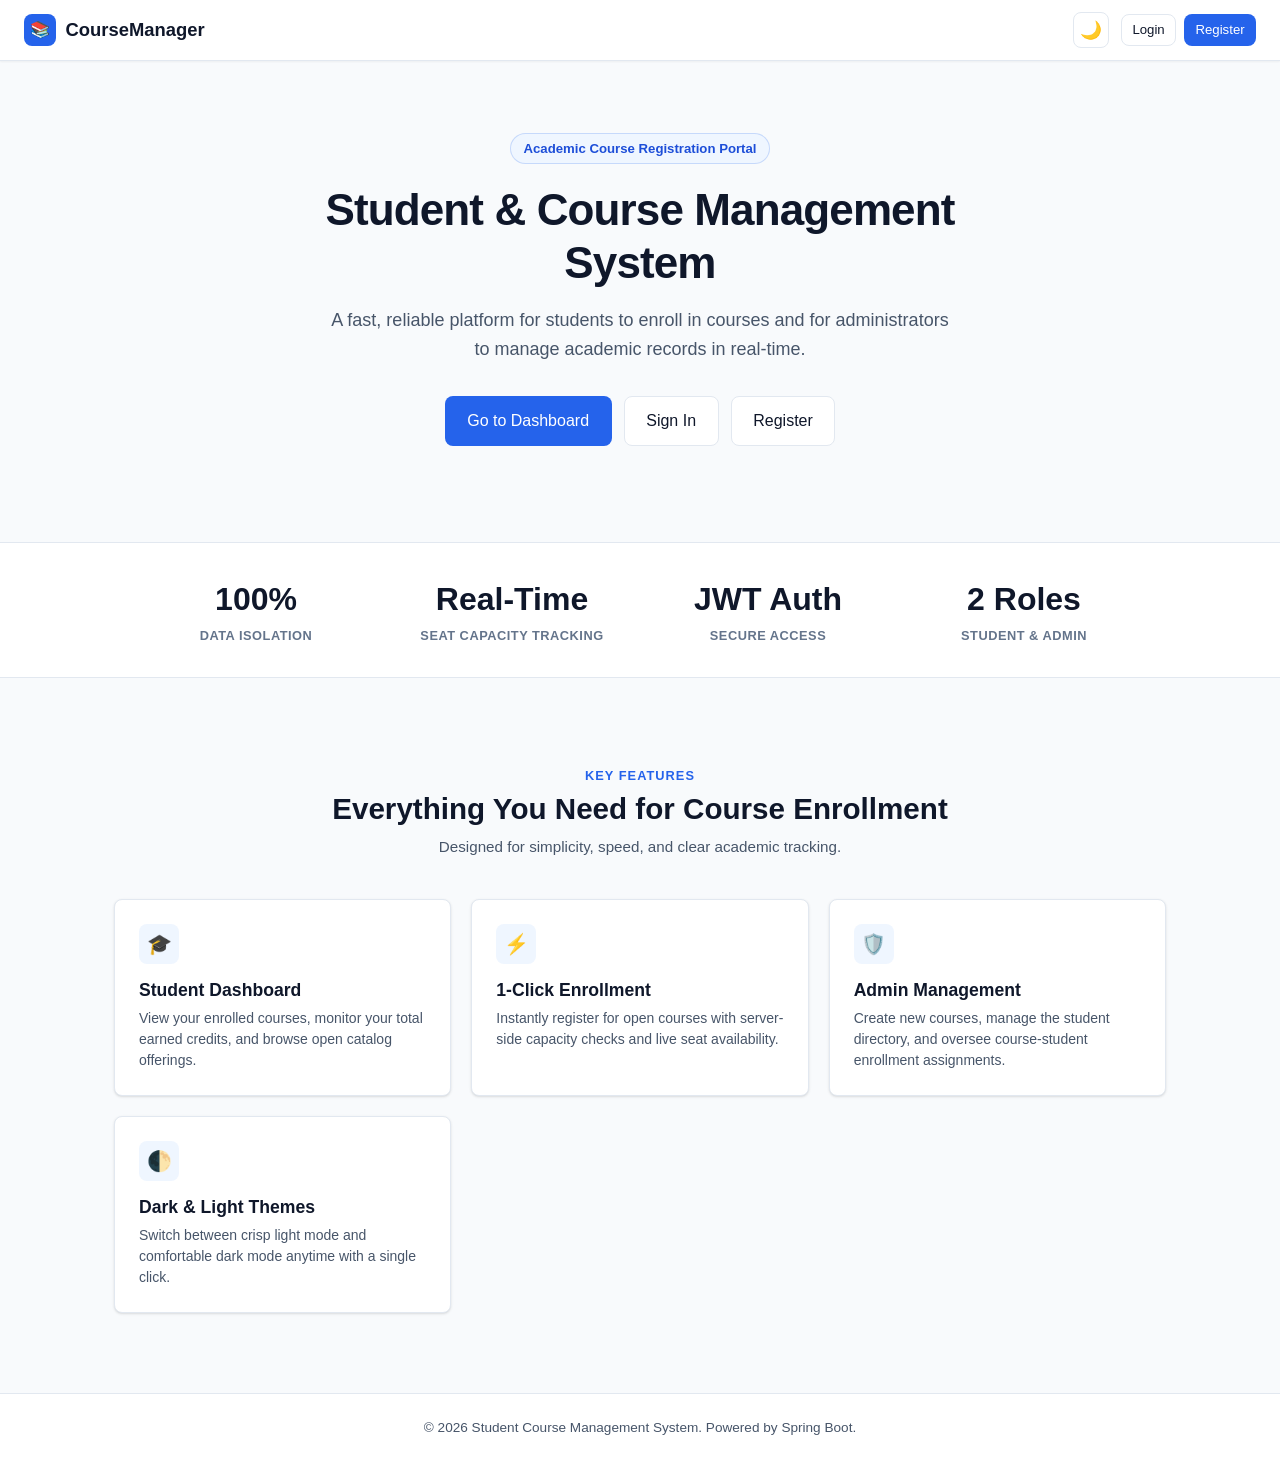
<file: target/classes/static/index.html>
<!DOCTYPE html>
<html lang="en">
<head>
    <meta charset="UTF-8">
    <meta name="viewport" content="width=device-width, initial-scale=1.0">
    <title>Student Course Management System</title>
    <meta name="description" content="A simple, fast, and modern student course management and enrollment system.">
    <link rel="stylesheet" href="css/style.css">
    <link rel="stylesheet" href="css/landing.css">
    <script src="js/common.js"></script>
</head>
<body>

<!-- Navigation Bar -->
<header class="navbar">
    <a href="index.html" class="brand-logo">
        <div class="brand-icon">📚</div>
        <span>CourseManager</span>
    </a>

    <div class="nav-actions">
        <!-- Theme Toggle -->
        <button class="theme-toggle-btn" onclick="toggleTheme()" title="Toggle Dark/Light Mode" aria-label="Toggle theme">
            🌙
        </button>

        <div id="landingNavActions" style="display: flex; gap: 0.5rem; align-items: center;">
            <a href="login.html" class="btn btn-secondary btn-sm">Login</a>
            <a href="register.html" class="btn btn-primary btn-sm">Register</a>
        </div>
    </div>
</header>

<!-- Main Landing Content -->
<main>
    <section class="hero-section">
        <div class="hero-pill">
            Academic Course Registration Portal
        </div>

        <h1 class="hero-title">
            Student & Course Management System
        </h1>

        <p class="hero-desc">
            A fast, reliable platform for students to enroll in courses and for administrators to manage academic records in real-time.
        </p>

        <div class="hero-cta-group">
            <a href="dashboard.html" class="btn btn-primary btn-lg" id="heroPortalBtn">
                Go to Dashboard
            </a>
            <a href="login.html" class="btn btn-secondary btn-lg">
                Sign In
            </a>
            <a href="register.html" class="btn btn-secondary btn-lg">
                Register
            </a>
        </div>
    </section>

    <!-- Stats Ribbon -->
    <div class="stats-ribbon">
        <div class="stats-container">
            <div class="stat-item">
                <div class="stat-item-number">100%</div>
                <div class="stat-item-label">Data Isolation</div>
            </div>
            <div class="stat-item">
                <div class="stat-item-number">Real-Time</div>
                <div class="stat-item-label">Seat Capacity Tracking</div>
            </div>
            <div class="stat-item">
                <div class="stat-item-number">JWT Auth</div>
                <div class="stat-item-label">Secure Access</div>
            </div>
            <div class="stat-item">
                <div class="stat-item-number">2 Roles</div>
                <div class="stat-item-label">Student & Admin</div>
            </div>
        </div>
    </div>

    <!-- Feature Overview -->
    <section class="features-section">
        <div class="section-header">
            <div class="section-tag">Key Features</div>
            <h2 class="section-title">Everything You Need for Course Enrollment</h2>
            <p class="section-subtitle">Designed for simplicity, speed, and clear academic tracking.</p>
        </div>

        <div class="feature-grid">
            <div class="feature-card">
                <div class="feature-icon-box">🎓</div>
                <h3 class="feature-title">Student Dashboard</h3>
                <p class="feature-text">
                    View your enrolled courses, monitor your total earned credits, and browse open catalog offerings.
                </p>
            </div>

            <div class="feature-card">
                <div class="feature-icon-box">⚡</div>
                <h3 class="feature-title">1-Click Enrollment</h3>
                <p class="feature-text">
                    Instantly register for open courses with server-side capacity checks and live seat availability.
                </p>
            </div>

            <div class="feature-card">
                <div class="feature-icon-box">🛡️</div>
                <h3 class="feature-title">Admin Management</h3>
                <p class="feature-text">
                    Create new courses, manage the student directory, and oversee course-student enrollment assignments.
                </p>
            </div>

            <div class="feature-card">
                <div class="feature-icon-box">🌓</div>
                <h3 class="feature-title">Dark & Light Themes</h3>
                <p class="feature-text">
                    Switch between crisp light mode and comfortable dark mode anytime with a single click.
                </p>
            </div>
        </div>
    </section>
</main>

<footer class="footer">
    <p>© 2026 Student Course Management System. Powered by Spring Boot.</p>
</footer>

<script>
    document.addEventListener("DOMContentLoaded", () => {
        initTheme();
        const user = getCurrentUser();
        if (user) {
            const navActions = document.getElementById("landingNavActions");
            const heroBtn = document.getElementById("heroPortalBtn");
            if (navActions) {
                navActions.innerHTML = `
                    <span class="badge ${user.isAdmin ? 'badge-primary' : 'badge-success'}">${escapeHtml(user.username)} (${user.isAdmin ? 'Admin' : 'Student'})</span>
                    <a href="dashboard.html" class="btn btn-primary btn-sm">Dashboard →</a>
                    <button onclick="logout()" class="btn btn-secondary btn-sm">Logout</button>
                `;
            }
            if (heroBtn) {
                heroBtn.innerHTML = `Go to ${user.isAdmin ? 'Admin' : 'Student'} Dashboard →`;
            }
        }
    });
</script>

</body>
</html>
</file>
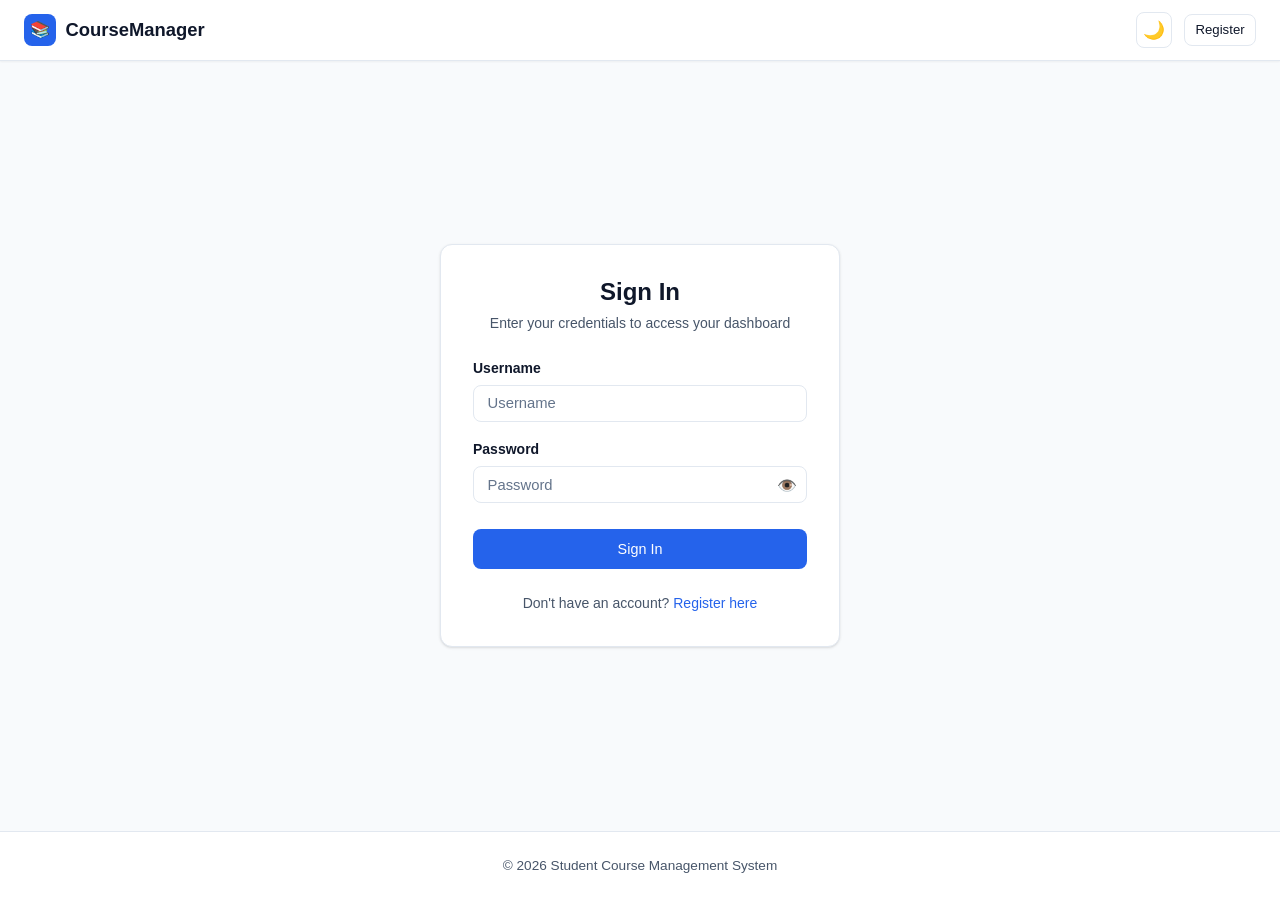
<file: target/classes/static/dashboard.html>
<!DOCTYPE html>
<html lang="en">
<head>
    <meta charset="UTF-8">
    <meta name="viewport" content="width=device-width, initial-scale=1.0">
    <title>Dashboard — Student Course Management</title>
    <link rel="stylesheet" href="css/style.css">
    <link rel="stylesheet" href="css/dashboard.css">
    <script src="js/common.js"></script>
</head>
<body>

<!-- Top Navigation Bar -->
<header class="navbar">
    <div style="display: flex; align-items: center; gap: 0.75rem;">
        <button id="mobileNavToggle" class="mobile-nav-toggle" title="Toggle Navigation">☰</button>
        <a href="index.html" class="brand-logo">
            <div class="brand-icon">📚</div>
            <span>CourseManager</span>
        </a>
    </div>

    <div class="nav-actions">
        <!-- Dark / Light Theme Toggle -->
        <button class="theme-toggle-btn" onclick="toggleTheme()" title="Toggle Dark/Light Mode" aria-label="Toggle theme">
            🌙
        </button>

        <div id="headerRoleBadge" class="badge badge-success">Student</div>

        <div class="user-profile-badge">
            <div class="user-avatar dyn-user-initial">U</div>
            <div class="user-name dyn-user-name">User</div>
        </div>

        <button onclick="logout()" class="btn btn-secondary btn-sm" title="Sign Out">
            Logout
        </button>
    </div>
</header>

<!-- =========================================================================
     STUDENT WORKSPACE
     ========================================================================= -->
<div id="studentWorkspace" style="display: none;">
    <main class="main-viewport">
        <!-- Student Header -->
        <div class="view-header">
            <div class="view-title-group">
                <h1>Welcome, <span class="dyn-user-name">Student</span></h1>
                <p>Manage your course schedule and explore available semester offerings.</p>
            </div>
            <div class="view-actions">
                <button class="btn btn-primary" onclick="switchToCatalogTab()">
                    + Browse Catalog & Enroll
                </button>
            </div>
        </div>

        <!-- Student KPI Row -->
        <div class="kpi-grid">
            <div class="kpi-card emerald">
                <div class="kpi-header">
                    <span class="kpi-title">Enrolled Courses</span>
                    <span class="kpi-icon">📖</span>
                </div>
                <div class="kpi-value" id="studentStatEnrolledCount">0</div>
                <div class="kpi-subtitle">Registered courses</div>
            </div>

            <div class="kpi-card purple">
                <div class="kpi-header">
                    <span class="kpi-title">Total Credits</span>
                    <span class="kpi-icon">🎯</span>
                </div>
                <div class="kpi-value" id="studentStatCredits">0</div>
                <div class="kpi-subtitle">Enrolled credit units</div>
            </div>

            <div class="kpi-card amber">
                <div class="kpi-header">
                    <span class="kpi-title">Available Courses</span>
                    <span class="kpi-icon">📚</span>
                </div>
                <div class="kpi-value" id="studentStatCatalogCount">0</div>
                <div class="kpi-subtitle">Open in catalog</div>
            </div>

            <div class="kpi-card primary">
                <div class="kpi-header">
                    <span class="kpi-title">Academic Status</span>
                    <span class="kpi-icon">✓</span>
                </div>
                <div class="kpi-value" style="font-size: 1.35rem; color: var(--success-text);">Active</div>
                <div class="kpi-subtitle">Good standing</div>
            </div>
        </div>

        <!-- Tab Navigation -->
        <div class="tab-nav">
            <button class="tab-btn student-tab-btn active" data-tab="mycourses" id="tabBtn_mycourses">
                My Enrolled Courses
            </button>
            <button class="tab-btn student-tab-btn" data-tab="catalog" id="tabBtn_catalog">
                Course Catalog & Registration
            </button>
            <button class="tab-btn student-tab-btn" data-tab="profile" id="tabBtn_profile">
                My Student Profile
            </button>
        </div>

        <!-- Tab 1: My Enrolled Courses -->
        <section id="studentTab_mycourses" class="student-view-tab active">
            <div id="studentEnrolledCoursesGrid" class="course-grid">
                <!-- Populated by JS -->
            </div>

            <div id="studentEnrolledEmpty" class="empty-state" style="display: none;">
                <div class="empty-icon">🎒</div>
                <div class="empty-title">No Courses Enrolled Yet</div>
                <p class="empty-desc">
                    You have not registered for any courses yet. Browse the course catalog to enroll.
                </p>
                <button class="btn btn-primary" onclick="switchToCatalogTab()">
                    Browse Course Catalog →
                </button>
            </div>
        </section>

        <!-- Tab 2: Course Catalog & Registration -->
        <section id="studentTab_catalog" class="student-view-tab">
            <div class="table-toolbar" style="border-radius: var(--radius-md); margin-bottom: 1.25rem;">
                <div class="search-input-wrap">
                    <span class="search-icon">🔍</span>
                    <input type="text" id="catalogSearchInput" placeholder="Search catalog by course name or credits...">
                </div>
                <div style="font-size: 0.85rem; color: var(--text-muted);">
                    Select any course below to enroll
                </div>
            </div>

            <div id="studentCatalogGrid" class="course-grid">
                <!-- Populated by JS -->
            </div>
        </section>

        <!-- Tab 3: Student Profile -->
        <section id="studentTab_profile" class="student-view-tab">
            <div class="profile-card">
                <div class="profile-card-header">
                    <div class="profile-avatar-lg dyn-user-initial">U</div>
                    <div>
                        <h2 style="font-size: 1.25rem;" class="dyn-user-name">Student Name</h2>
                        <span class="badge badge-success" style="margin-top: 0.25rem;">Registered Student</span>
                    </div>
                </div>

                <div class="profile-grid">
                    <div class="profile-field">
                        <div class="profile-field-label">Student ID</div>
                        <div class="profile-field-value" id="profileStudentId">#1</div>
                    </div>

                    <div class="profile-field">
                        <div class="profile-field-label">Full Name</div>
                        <div class="profile-field-value" id="profileStudentName">Student</div>
                    </div>

                    <div class="profile-field">
                        <div class="profile-field-label">Email Address</div>
                        <div class="profile-field-value" id="profileStudentEmail">student@example.com</div>
                    </div>

                    <div class="profile-field">
                        <div class="profile-field-label">Role</div>
                        <div class="profile-field-value">STUDENT</div>
                    </div>
                </div>
            </div>
        </section>
    </main>
</div>

<!-- =========================================================================
     ADMINISTRATOR WORKSPACE
     ========================================================================= -->
<div id="adminWorkspace" class="dashboard-layout" style="display: none;">
    <!-- Admin Sidebar -->
    <aside id="adminSidebar" class="sidebar">
        <div class="sidebar-header">
            <div class="sidebar-label">Admin Menu</div>
        </div>

        <ul class="nav-menu">
            <li>
                <button class="nav-item-btn admin-nav-btn active" data-view="overview">
                    <span>📊</span>
                    <span>Dashboard Overview</span>
                </button>
            </li>
            <li>
                <button class="nav-item-btn admin-nav-btn" data-view="courses">
                    <span>📚</span>
                    <span>Courses</span>
                </button>
            </li>
            <li>
                <button class="nav-item-btn admin-nav-btn" data-view="students">
                    <span>👥</span>
                    <span>Students</span>
                </button>
            </li>
            <li>
                <button class="nav-item-btn admin-nav-btn" data-view="enrollments">
                    <span>📑</span>
                    <span>Enrollments</span>
                </button>
            </li>
        </ul>

        <div class="sidebar-footer">
            <div class="user-profile-badge">
                <div class="user-avatar dyn-user-initial">A</div>
                <div style="font-size: 0.825rem; font-weight: 600;" class="dyn-user-name">Admin</div>
            </div>
        </div>
    </aside>

    <!-- Admin Viewport -->
    <main class="main-viewport">
        <!-- View 1: Overview -->
        <section id="adminView_overview" class="admin-view-section active">
            <div class="view-header">
                <div class="view-title-group">
                    <h1>Administrator Dashboard</h1>
                    <p>Overview of courses, student records, and system enrollments.</p>
                </div>
                <div class="view-actions">
                    <button class="btn btn-primary btn-sm" onclick="openModal('addCourseModal')">
                        + Add Course
                    </button>
                    <button class="btn btn-secondary btn-sm" onclick="openModal('addStudentModal')">
                        + Add Student
                    </button>
                </div>
            </div>

            <!-- Admin KPIs -->
            <div class="kpi-grid">
                <div class="kpi-card emerald">
                    <div class="kpi-header">
                        <span class="kpi-title">Total Students</span>
                        <span class="kpi-icon">👥</span>
                    </div>
                    <div class="kpi-value" id="kpiTotalStudents">0</div>
                    <div class="kpi-subtitle">Registered student records</div>
                </div>

                <div class="kpi-card primary">
                    <div class="kpi-header">
                        <span class="kpi-title">Total Courses</span>
                        <span class="kpi-icon">📚</span>
                    </div>
                    <div class="kpi-value" id="kpiTotalCourses">0</div>
                    <div class="kpi-subtitle">Active courses</div>
                </div>

                <div class="kpi-card purple">
                    <div class="kpi-header">
                        <span class="kpi-title">Total Enrollments</span>
                        <span class="kpi-icon">📑</span>
                    </div>
                    <div class="kpi-value" id="kpiTotalEnrollments">0</div>
                    <div class="kpi-subtitle">Course enrollments</div>
                </div>

                <div class="kpi-card amber">
                    <div class="kpi-header">
                        <span class="kpi-title">Total Seat Capacity</span>
                        <span class="kpi-icon">🏛️</span>
                    </div>
                    <div class="kpi-value" id="kpiTotalCapacity">0</div>
                    <div class="kpi-subtitle">Total seats in all courses</div>
                </div>
            </div>

            <!-- Shortcuts -->
            <h3 style="margin: 1.5rem 0 1rem 0; font-size: 1.15rem;">Management Sections</h3>
            <div class="course-grid">
                <div class="course-card" style="cursor: pointer;" onclick="switchAdminView('courses')">
                    <h3 class="course-title">Courses Management</h3>
                    <p style="font-size: 0.875rem; color: var(--text-secondary); margin-bottom: 1rem;">
                        View curriculum, add courses, and monitor seat capacities.
                    </p>
                    <div class="course-card-actions">
                        <button class="btn btn-secondary btn-sm" style="width: 100%;">Open Courses →</button>
                    </div>
                </div>

                <div class="course-card" style="cursor: pointer;" onclick="switchAdminView('students')">
                    <h3 class="course-title">Student Directory</h3>
                    <p style="font-size: 0.875rem; color: var(--text-secondary); margin-bottom: 1rem;">
                        View students, inspect enrolled courses, and add student records.
                    </p>
                    <div class="course-card-actions">
                        <button class="btn btn-secondary btn-sm" style="width: 100%;">Open Students →</button>
                    </div>
                </div>

                <div class="course-card" style="cursor: pointer;" onclick="switchAdminView('enrollments')">
                    <h3 class="course-title">Enrollment Manager</h3>
                    <p style="font-size: 0.875rem; color: var(--text-secondary); margin-bottom: 1rem;">
                        Assign students to courses and oversee registrations.
                    </p>
                    <div class="course-card-actions">
                        <button class="btn btn-secondary btn-sm" style="width: 100%;">Open Enrollments →</button>
                    </div>
                </div>
            </div>
        </section>

        <!-- View 2: Courses Management -->
        <section id="adminView_courses" class="admin-view-section">
            <div class="view-header">
                <div class="view-title-group">
                    <h1>Course Management</h1>
                    <p>Curriculum offerings and capacity settings.</p>
                </div>
                <div class="view-actions">
                    <button class="btn btn-primary btn-sm" onclick="openModal('addCourseModal')">
                        + Add Course
                    </button>
                </div>
            </div>

            <div class="table-container">
                <div class="table-toolbar">
                    <div class="search-input-wrap">
                        <span class="search-icon">🔍</span>
                        <input type="text" id="adminCourseSearch" placeholder="Search courses...">
                    </div>
                </div>

                <table class="data-table">
                    <thead>
                        <tr>
                            <th>ID</th>
                            <th>Course Name</th>
                            <th>Credits</th>
                            <th>Capacity</th>
                            <th>Actions</th>
                        </tr>
                    </thead>
                    <tbody id="adminCoursesTableBody">
                        <!-- Populated via JS -->
                    </tbody>
                </table>
            </div>
        </section>

        <!-- View 3: Student Directory -->
        <section id="adminView_students" class="admin-view-section">
            <div class="view-header">
                <div class="view-title-group">
                    <h1>Student Directory</h1>
                    <p>Manage registered students and view their schedules.</p>
                </div>
                <div class="view-actions">
                    <button class="btn btn-primary btn-sm" onclick="openModal('addStudentModal')">
                        + Add Student
                    </button>
                </div>
            </div>

            <div class="table-container">
                <div class="table-toolbar">
                    <div class="search-input-wrap">
                        <span class="search-icon">🔍</span>
                        <input type="text" id="adminStudentSearch" placeholder="Search students by name or email...">
                    </div>
                </div>

                <table class="data-table">
                    <thead>
                        <tr>
                            <th>ID</th>
                            <th>Name</th>
                            <th>Email Address</th>
                            <th>Enrolled</th>
                            <th>Actions</th>
                        </tr>
                    </thead>
                    <tbody id="adminStudentsTableBody">
                        <!-- Populated via JS -->
                    </tbody>
                </table>
            </div>
        </section>

        <!-- View 4: Enrollment Hub -->
        <section id="adminView_enrollments" class="admin-view-section">
            <div class="view-header">
                <div class="view-title-group">
                    <h1>Enrollment Management</h1>
                    <p>Assign students to courses and view records.</p>
                </div>
                <div class="view-actions">
                    <button class="btn btn-primary btn-sm" onclick="openModal('manualEnrollModal')">
                        + Assign Enrollment
                    </button>
                </div>
            </div>

            <div class="table-container">
                <div class="table-toolbar">
                    <div style="font-weight: 600; font-size: 0.9rem;">Active Enrollments</div>
                    <button class="btn btn-secondary btn-sm" onclick="loadAdminData()">Refresh</button>
                </div>

                <table class="data-table">
                    <thead>
                        <tr>
                            <th>Student</th>
                            <th>Course Name</th>
                            <th>Credits</th>
                            <th>Status</th>
                            <th>Actions</th>
                        </tr>
                    </thead>
                    <tbody id="adminEnrollmentsTableBody">
                        <!-- Populated via JS -->
                    </tbody>
                </table>
            </div>
        </section>
    </main>
</div>

<!-- =========================================================================
     MODALS
     ========================================================================= -->

<!-- Add Course Modal -->
<div id="addCourseModal" class="modal-overlay">
    <div class="modal-card">
        <div class="modal-header">
            <h3 class="modal-title">Add Course</h3>
            <button class="modal-close" onclick="closeModal('addCourseModal')">&times;</button>
        </div>
        <form id="addCourseForm">
            <div class="form-group">
                <label for="newCourseName" class="form-label">Course Name</label>
                <input type="text" id="newCourseName" class="form-control" placeholder="e.g. Introduction to Programming" required>
            </div>
            <div class="form-group">
                <label for="newCourseCredits" class="form-label">Credits</label>
                <input type="number" id="newCourseCredits" class="form-control" placeholder="e.g. 4" min="1" max="12" required>
            </div>
            <div class="form-group">
                <label for="newCourseCapacity" class="form-label">Max Seat Capacity</label>
                <input type="number" id="newCourseCapacity" class="form-control" placeholder="e.g. 30" min="1" max="500" required>
            </div>
            <div class="modal-footer">
                <button type="button" class="btn btn-secondary btn-sm" onclick="closeModal('addCourseModal')">Cancel</button>
                <button type="submit" class="btn btn-primary btn-sm">Save Course</button>
            </div>
        </form>
    </div>
</div>

<!-- Add Student Modal -->
<div id="addStudentModal" class="modal-overlay">
    <div class="modal-card">
        <div class="modal-header">
            <h3 class="modal-title">Add Student</h3>
            <button class="modal-close" onclick="closeModal('addStudentModal')">&times;</button>
        </div>
        <form id="addStudentForm">
            <div class="form-group">
                <label for="newStudentName" class="form-label">Student Name</label>
                <input type="text" id="newStudentName" class="form-control" placeholder="e.g. Alice Smith" required>
            </div>
            <div class="form-group">
                <label for="newStudentUsername" class="form-label">Username</label>
                <input type="text" id="newStudentUsername" class="form-control" placeholder="e.g. alice_smith" minlength="3" maxlength="50" required>
            </div>
            <div class="form-group">
                <label for="newStudentPassword" class="form-label">Login Password</label>
                <input type="password" id="newStudentPassword" class="form-control" placeholder="Minimum 6 characters" minlength="6" maxlength="100" required>
            </div>
            <div class="form-group">
                <label for="newStudentEmail" class="form-label">Email Address</label>
                <input type="email" id="newStudentEmail" class="form-control" placeholder="e.g. alice@example.com" required>
            </div>
            <div class="modal-footer">
                <button type="button" class="btn btn-secondary btn-sm" onclick="closeModal('addStudentModal')">Cancel</button>
                <button type="submit" class="btn btn-primary btn-sm">Save Student</button>
            </div>
        </form>
    </div>
</div>

<!-- Manual Enroll Modal -->
<div id="manualEnrollModal" class="modal-overlay">
    <div class="modal-card">
        <div class="modal-header">
            <h3 class="modal-title">Assign Course Enrollment</h3>
            <button class="modal-close" onclick="closeModal('manualEnrollModal')">&times;</button>
        </div>
        <form id="manualEnrollForm">
            <div class="form-group">
                <label for="enrollStudentSelect" class="form-label">Select Student</label>
                <select id="enrollStudentSelect" class="form-control" required>
                    <option value="">Loading students...</option>
                </select>
            </div>
            <div class="form-group">
                <label for="enrollCourseSelect" class="form-label">Select Course</label>
                <select id="enrollCourseSelect" class="form-control" required>
                    <option value="">Loading courses...</option>
                </select>
            </div>
            <div class="modal-footer">
                <button type="button" class="btn btn-secondary btn-sm" onclick="closeModal('manualEnrollModal')">Cancel</button>
                <button type="submit" class="btn btn-primary btn-sm">Enroll Student</button>
            </div>
        </form>
    </div>
</div>

<!-- Course Details Modal -->
<div id="courseDetailsModal" class="modal-overlay">
    <div class="modal-card">
        <div class="modal-header">
            <h3 class="modal-title" id="modalCourseTitle">Course Details</h3>
            <button class="modal-close" onclick="closeModal('courseDetailsModal')">&times;</button>
        </div>
        <div style="padding: 0.5rem 0;">
            <div class="profile-grid">
                <div class="profile-field">
                    <div class="profile-field-label">Course ID</div>
                    <div class="profile-field-value" id="modalCourseId">#1</div>
                </div>
                <div class="profile-field">
                    <div class="profile-field-label">Credits</div>
                    <div class="profile-field-value" id="modalCourseCredits">4 Credits</div>
                </div>
            </div>
            <div class="profile-field" style="margin-top: 0.75rem;">
                <div class="profile-field-label">Capacity</div>
                <div class="profile-field-value" id="modalCourseCapacity">30 Seats</div>
            </div>
            <p style="margin-top: 1rem; font-size: 0.85rem; color: var(--text-secondary);">
                This course is active and available for student enrollment this semester.
            </p>
        </div>
        <div class="modal-footer">
            <button type="button" class="btn btn-secondary btn-sm" onclick="closeModal('courseDetailsModal')">Close</button>
        </div>
    </div>
</div>

<!-- Inspect Student Enrolled Courses Modal -->
<div id="studentCoursesModal" class="modal-overlay">
    <div class="modal-card" style="max-width: 600px;">
        <div class="modal-header">
            <h3 class="modal-title" id="studentCoursesModalTitle">Enrolled Courses</h3>
            <button class="modal-close" onclick="closeModal('studentCoursesModal')">&times;</button>
        </div>
        <div id="studentCoursesModalList" style="padding: 0.5rem 0; max-height: 55vh; overflow-y: auto;">
            <!-- Populated via JS -->
        </div>
        <div class="modal-footer">
            <button type="button" class="btn btn-secondary btn-sm" onclick="closeModal('studentCoursesModal')">Close</button>
        </div>
    </div>
</div>

<script src="js/dashboard.js"></script>

</body>
</html>
</file>
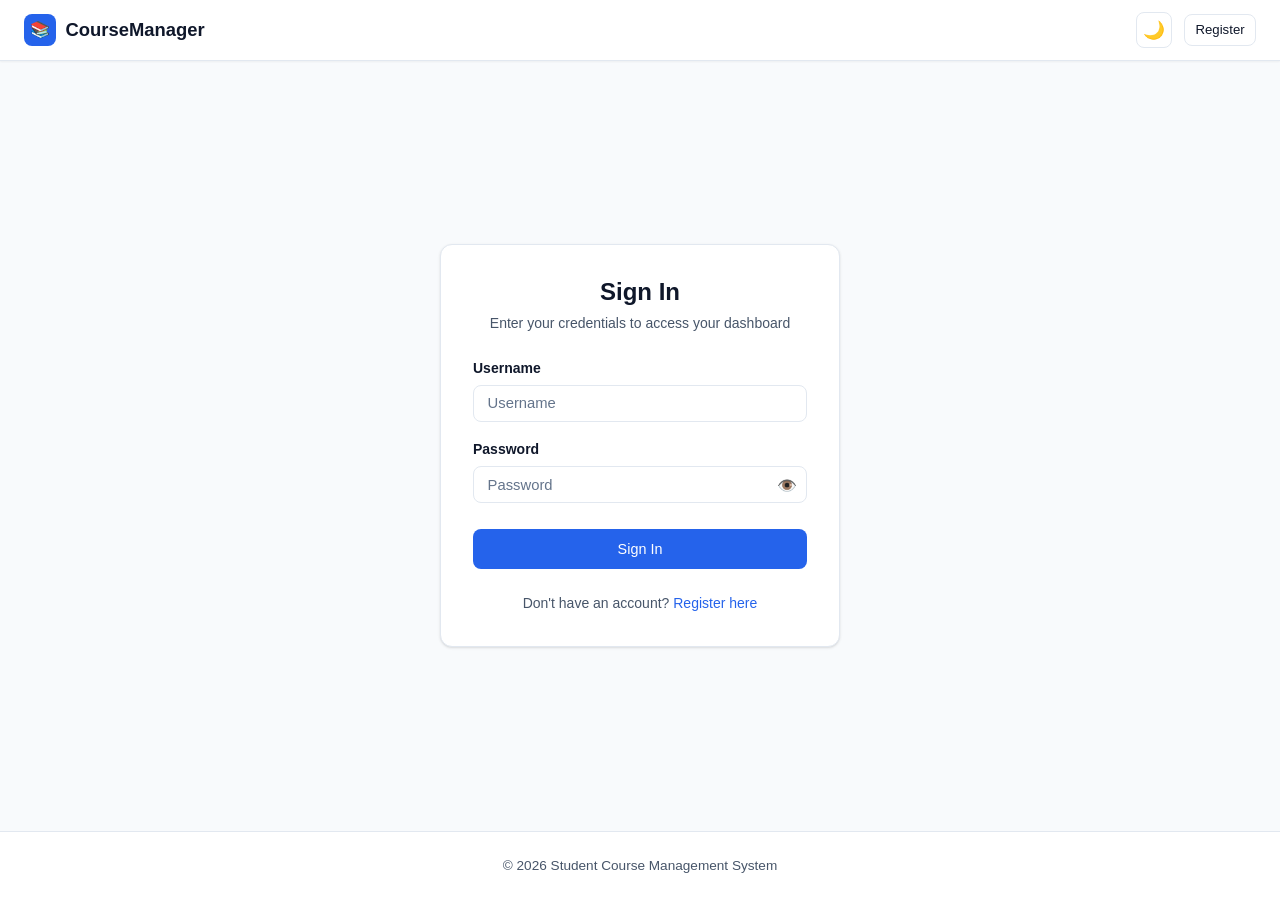
<file: target/classes/static/login.html>
<!DOCTYPE html>
<html lang="en">
<head>
    <meta charset="UTF-8">
    <meta name="viewport" content="width=device-width, initial-scale=1.0">
    <title>Login — Student Course Management</title>
    <link rel="stylesheet" href="css/style.css">
    <script src="js/common.js"></script>
</head>
<body>

<header class="navbar">
    <a href="index.html" class="brand-logo">
        <div class="brand-icon">📚</div>
        <span>CourseManager</span>
    </a>

    <div class="nav-actions">
        <button class="theme-toggle-btn" onclick="toggleTheme()" title="Toggle Dark/Light Mode" aria-label="Toggle theme">
            🌙
        </button>
        <a href="register.html" class="btn btn-secondary btn-sm">Register</a>
    </div>
</header>

<div class="auth-wrapper">
    <div class="auth-card">
        <div class="auth-header">
            <h1 class="auth-title">Sign In</h1>
            <p class="auth-subtitle">Enter your credentials to access your dashboard</p>
        </div>

        <form id="loginForm">
            <div class="form-group">
                <label for="username" class="form-label">Username</label>
                <input
                    type="text"
                    id="username"
                    name="username"
                    class="form-control"
                    placeholder="Username"
                    required
                    autocomplete="username"
                >
            </div>

            <div class="form-group">
                <label for="password" class="form-label">Password</label>
                <div style="position: relative;">
                    <input
                        type="password"
                        id="password"
                        name="password"
                        class="form-control"
                        placeholder="Password"
                        required
                        autocomplete="current-password"
                        style="padding-right: 2.5rem;"
                    >
                    <button
                        type="button"
                        onclick="togglePassword()"
                        style="position: absolute; right: 0.6rem; top: 50%; transform: translateY(-50%); background: none; border: none; cursor: pointer; color: var(--text-muted); font-size: 1rem;"
                        title="Show/Hide Password"
                    >
                        <span id="togglePasswordIcon">👁️</span>
                    </button>
                </div>
            </div>

            <button type="submit" id="loginBtn" class="btn btn-primary" style="width: 100%; margin-top: 0.5rem; padding: 0.7rem;">
                Sign In
            </button>
        </form>

        <div id="message" style="margin-top: 1rem; text-align: center;"></div>

        <div class="auth-footer">
            <p>
                Don't have an account?
                <a href="register.html">Register here</a>
            </p>
        </div>
    </div>
</div>

<footer class="footer">
    <p>© 2026 Student Course Management System</p>
</footer>

<script src="js/login.js"></script>

</body>
</html>
</file>
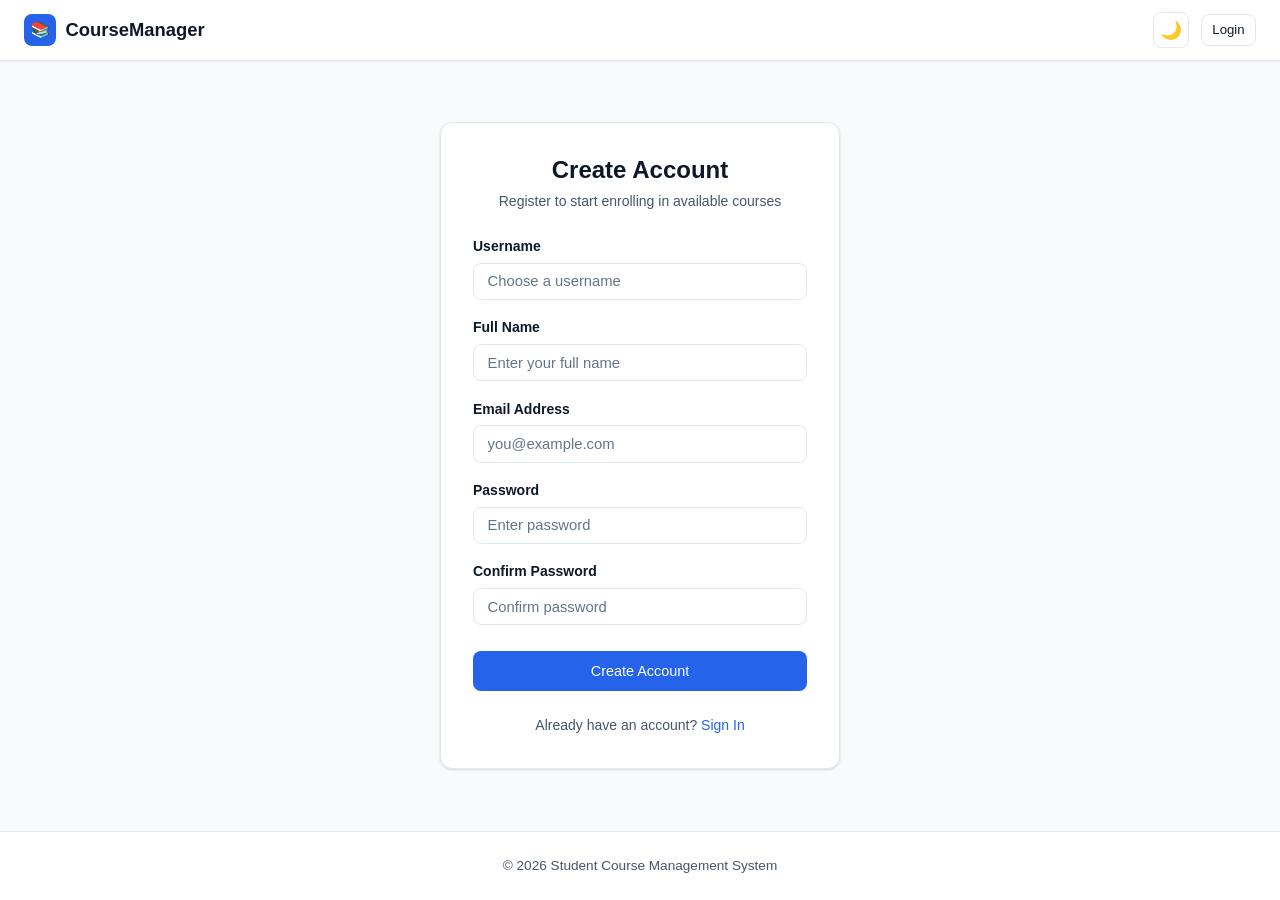
<file: target/classes/static/register.html>
<!DOCTYPE html>
<html lang="en">
<head>
    <meta charset="UTF-8">
    <meta name="viewport" content="width=device-width, initial-scale=1.0">
    <title>Register — Student Course Management</title>
    <link rel="stylesheet" href="css/style.css">
    <script src="js/common.js"></script>
</head>
<body>

<header class="navbar">
    <a href="index.html" class="brand-logo">
        <div class="brand-icon">📚</div>
        <span>CourseManager</span>
    </a>

    <div class="nav-actions">
        <button class="theme-toggle-btn" onclick="toggleTheme()" title="Toggle Dark/Light Mode" aria-label="Toggle theme">
            🌙
        </button>
        <a href="login.html" class="btn btn-secondary btn-sm">Login</a>
    </div>
</header>

<div class="auth-wrapper">
    <div class="auth-card">
        <div class="auth-header">
            <h1 class="auth-title">Create Account</h1>
            <p class="auth-subtitle">Register to start enrolling in available courses</p>
        </div>

        <form id="registerForm">
            <div class="form-group">
                <label for="username" class="form-label">Username</label>
                <input
                    type="text"
                    id="username"
                    name="username"
                    class="form-control"
                    placeholder="Choose a username"
                    required
                    autocomplete="username"
                >
            </div>

            <div class="form-group">
                <label for="name" class="form-label">Full Name</label>
                <input
                    type="text"
                    id="name"
                    name="name"
                    class="form-control"
                    placeholder="Enter your full name"
                    required
                    autocomplete="name"
                >
            </div>

            <div class="form-group">
                <label for="email" class="form-label">Email Address</label>
                <input
                    type="email"
                    id="email"
                    name="email"
                    class="form-control"
                    placeholder="you@example.com"
                    required
                    autocomplete="email"
                >
            </div>

            <div class="form-group">
                <label for="password" class="form-label">Password</label>
                <input
                    type="password"
                    id="password"
                    name="password"
                    class="form-control"
                    placeholder="Enter password"
                    required
                    autocomplete="new-password"
                >
            </div>

            <div class="form-group">
                <label for="confirmPassword" class="form-label">Confirm Password</label>
                <input
                    type="password"
                    id="confirmPassword"
                    name="confirmPassword"
                    class="form-control"
                    placeholder="Confirm password"
                    required
                    autocomplete="new-password"
                >
            </div>

            <button type="submit" id="registerBtn" class="btn btn-primary" style="width: 100%; margin-top: 0.5rem; padding: 0.7rem;">
                Create Account
            </button>
        </form>

        <div id="message" style="margin-top: 1rem; text-align: center;"></div>

        <div class="auth-footer">
            <p>
                Already have an account?
                <a href="login.html">Sign In</a>
            </p>
        </div>
    </div>
</div>

<footer class="footer">
    <p>© 2026 Student Course Management System</p>
</footer>

<script src="js/register.js"></script>

</body>
</html>
</file>
<file: target/classes/static/css/style.css>
/* ==========================================================================
   STUDENT COURSE MANAGEMENT SYSTEM
   Clean, Professional, Human-Crafted CSS Design System
   With Full Light & Dark Theme Support
   ========================================================================== */

/* 1. Theme Variables */
:root {
    /* Light Theme (Default) */
    --bg-body: #f8fafc;
    --bg-surface: #ffffff;
    --bg-surface-subtle: #f1f5f9;
    --bg-navbar: #ffffff;
    --border-color: #e2e8f0;
    --border-focus: #2563eb;
    
    --text-primary: #0f172a;
    --text-secondary: #475569;
    --text-muted: #64748b;
    --text-inverse: #ffffff;

    --primary: #2563eb;
    --primary-hover: #1d4ed8;
    --primary-light: #eff6ff;
    --primary-text: #1d4ed8;

    --success: #16a34a;
    --success-light: #f0fdf4;
    --success-text: #15803d;

    --warning: #d97706;
    --warning-light: #fffbeb;
    --warning-text: #b45309;

    --danger: #dc2626;
    --danger-light: #fef2f2;
    --danger-text: #b91c1c;

    --font-family: -apple-system, BlinkMacSystemFont, 'Segoe UI', Roboto, Helvetica, Arial, sans-serif;
    --radius-sm: 4px;
    --radius-md: 8px;
    --radius-lg: 12px;
    --radius-full: 9999px;

    --shadow-sm: 0 1px 2px 0 rgba(0, 0, 0, 0.05);
    --shadow-card: 0 1px 3px 0 rgba(0, 0, 0, 0.1), 0 1px 2px -1px rgba(0, 0, 0, 0.1);
    --shadow-hover: 0 4px 6px -1px rgba(0, 0, 0, 0.1), 0 2px 4px -2px rgba(0, 0, 0, 0.1);
    --shadow-modal: 0 20px 25px -5px rgba(0, 0, 0, 0.15), 0 8px 10px -6px rgba(0, 0, 0, 0.1);

    --transition: 0.2s ease;
}

[data-theme="dark"] {
    --bg-body: #0f172a;
    --bg-surface: #1e293b;
    --bg-surface-subtle: #334155;
    --bg-navbar: #1e293b;
    --border-color: #334155;
    --border-focus: #60a5fa;

    --text-primary: #f8fafc;
    --text-secondary: #cbd5e1;
    --text-muted: #94a3b8;
    --text-inverse: #0f172a;

    --primary: #3b82f6;
    --primary-hover: #2563eb;
    --primary-light: rgba(59, 130, 246, 0.15);
    --primary-text: #93c5fd;

    --success: #22c55e;
    --success-light: rgba(34, 197, 94, 0.15);
    --success-text: #86efac;

    --warning: #f59e0b;
    --warning-light: rgba(245, 158, 11, 0.15);
    --warning-text: #fde047;

    --danger: #ef4444;
    --danger-light: rgba(239, 68, 68, 0.15);
    --danger-text: #fca5a5;

    --shadow-sm: 0 1px 2px 0 rgba(0, 0, 0, 0.4);
    --shadow-card: 0 1px 3px 0 rgba(0, 0, 0, 0.3), 0 1px 2px -1px rgba(0, 0, 0, 0.2);
    --shadow-hover: 0 4px 6px -1px rgba(0, 0, 0, 0.4), 0 2px 4px -2px rgba(0, 0, 0, 0.3);
    --shadow-modal: 0 20px 25px -5px rgba(0, 0, 0, 0.6);
}

/* 2. Base Reset */
*, *::before, *::after {
    box-sizing: border-box;
    margin: 0;
    padding: 0;
}

html {
    font-size: 16px;
}

body {
    font-family: var(--font-family);
    background-color: var(--bg-body);
    color: var(--text-primary);
    line-height: 1.5;
    min-height: 100vh;
    display: flex;
    flex-direction: column;
    transition: background-color var(--transition), color var(--transition);
}

/* 3. Typography */
h1, h2, h3, h4, h5, h6 {
    color: var(--text-primary);
    font-weight: 600;
    line-height: 1.25;
}

h1 { font-size: 1.875rem; }
h2 { font-size: 1.5rem; }
h3 { font-size: 1.25rem; }
h4 { font-size: 1.1rem; }

p {
    color: var(--text-secondary);
}

a {
    color: var(--primary);
    text-decoration: none;
}

a:hover {
    text-decoration: underline;
}

/* 4. Top Navbar */
.navbar {
    position: sticky;
    top: 0;
    z-index: 100;
    display: flex;
    justify-content: space-between;
    align-items: center;
    padding: 0.75rem 1.5rem;
    background-color: var(--bg-navbar);
    border-bottom: 1px solid var(--border-color);
    box-shadow: var(--shadow-sm);
    transition: background-color var(--transition), border-color var(--transition);
}

.brand-logo {
    display: flex;
    align-items: center;
    gap: 0.6rem;
    font-size: 1.15rem;
    font-weight: 700;
    color: var(--text-primary);
    text-decoration: none;
}

.brand-logo:hover {
    text-decoration: none;
}

.brand-icon {
    width: 32px;
    height: 32px;
    background-color: var(--primary);
    color: #ffffff;
    border-radius: var(--radius-md);
    display: flex;
    align-items: center;
    justify-content: center;
    font-size: 1rem;
    font-weight: bold;
}

.nav-actions {
    display: flex;
    align-items: center;
    gap: 0.75rem;
}

/* Theme Toggle Button */
.theme-toggle-btn {
    display: inline-flex;
    align-items: center;
    justify-content: center;
    width: 36px;
    height: 36px;
    border-radius: var(--radius-md);
    border: 1px solid var(--border-color);
    background-color: var(--bg-surface);
    color: var(--text-primary);
    cursor: pointer;
    font-size: 1.1rem;
    transition: all var(--transition);
}

.theme-toggle-btn:hover {
    background-color: var(--bg-surface-subtle);
}

/* 5. Buttons */
.btn {
    display: inline-flex;
    align-items: center;
    justify-content: center;
    gap: 0.4rem;
    padding: 0.55rem 1rem;
    font-size: 0.9rem;
    font-weight: 500;
    font-family: inherit;
    border-radius: var(--radius-md);
    border: 1px solid transparent;
    cursor: pointer;
    text-decoration: none;
    transition: background-color var(--transition), border-color var(--transition), color var(--transition);
    white-space: nowrap;
}

.btn:hover {
    text-decoration: none;
}

.btn-primary {
    background-color: var(--primary);
    color: #ffffff;
}

.btn-primary:hover {
    background-color: var(--primary-hover);
    color: #ffffff;
}

.btn-secondary {
    background-color: var(--bg-surface);
    color: var(--text-primary);
    border: 1px solid var(--border-color);
}

.btn-secondary:hover {
    background-color: var(--bg-surface-subtle);
    border-color: var(--border-color);
}

.btn-danger {
    background-color: var(--danger);
    color: #ffffff;
}

.btn-danger:hover {
    background-color: #b91c1c;
    color: #ffffff;
}

.btn-sm {
    padding: 0.35rem 0.65rem;
    font-size: 0.825rem;
}

.btn-lg {
    padding: 0.75rem 1.35rem;
    font-size: 1rem;
}

.btn:disabled {
    opacity: 0.55;
    cursor: not-allowed;
}

/* 6. Badges */
.badge {
    display: inline-flex;
    align-items: center;
    gap: 0.3rem;
    padding: 0.2rem 0.55rem;
    font-size: 0.75rem;
    font-weight: 600;
    border-radius: var(--radius-sm);
    border: 1px solid transparent;
}

.badge-primary {
    background-color: var(--primary-light);
    color: var(--primary-text);
    border-color: rgba(37, 99, 235, 0.2);
}

.badge-success {
    background-color: var(--success-light);
    color: var(--success-text);
    border-color: rgba(22, 163, 74, 0.2);
}

.badge-warning {
    background-color: var(--warning-light);
    color: var(--warning-text);
    border-color: rgba(217, 119, 6, 0.2);
}

.badge-danger {
    background-color: var(--danger-light);
    color: var(--danger-text);
    border-color: rgba(220, 38, 38, 0.2);
}

/* 7. Forms */
.form-group {
    margin-bottom: 1.1rem;
    text-align: left;
}

.form-label {
    display: block;
    font-size: 0.875rem;
    font-weight: 600;
    color: var(--text-primary);
    margin-bottom: 0.35rem;
}

.form-control {
    width: 100%;
    padding: 0.6rem 0.85rem;
    background-color: var(--bg-surface);
    border: 1px solid var(--border-color);
    border-radius: var(--radius-md);
    color: var(--text-primary);
    font-family: inherit;
    font-size: 0.925rem;
    transition: border-color var(--transition), box-shadow var(--transition);
}

.form-control:focus {
    outline: none;
    border-color: var(--border-focus);
    box-shadow: 0 0 0 3px rgba(37, 99, 235, 0.15);
}

.form-control::placeholder {
    color: var(--text-muted);
}

/* 8. Auth Layout */
.auth-wrapper {
    flex: 1;
    display: flex;
    align-items: center;
    justify-content: center;
    padding: 2.5rem 1rem;
}

.auth-card {
    width: 100%;
    max-width: 400px;
    background-color: var(--bg-surface);
    border: 1px solid var(--border-color);
    border-radius: var(--radius-lg);
    padding: 2rem;
    box-shadow: var(--shadow-card);
}

.auth-header {
    text-align: center;
    margin-bottom: 1.5rem;
}

.auth-title {
    font-size: 1.5rem;
    font-weight: 700;
    margin-bottom: 0.35rem;
}

.auth-subtitle {
    font-size: 0.875rem;
    color: var(--text-secondary);
}

.auth-demo-box {
    margin-top: 1.25rem;
    padding: 0.85rem;
    background-color: var(--bg-surface-subtle);
    border: 1px solid var(--border-color);
    border-radius: var(--radius-md);
    text-align: center;
}

.auth-demo-title {
    font-size: 0.75rem;
    font-weight: 600;
    color: var(--text-muted);
    text-transform: uppercase;
    letter-spacing: 0.05em;
    margin-bottom: 0.5rem;
}

.demo-btn-group {
    display: flex;
    gap: 0.5rem;
    justify-content: center;
}

.auth-footer {
    margin-top: 1.5rem;
    text-align: center;
    font-size: 0.875rem;
}

/* 9. Modal System */
.modal-overlay {
    position: fixed;
    top: 0;
    left: 0;
    width: 100vw;
    height: 100vh;
    background-color: rgba(15, 23, 42, 0.6);
    z-index: 1000;
    display: none;
    align-items: center;
    justify-content: center;
    padding: 1rem;
}

.modal-overlay.active {
    display: flex;
}

.modal-card {
    width: 100%;
    max-width: 480px;
    background-color: var(--bg-surface);
    border: 1px solid var(--border-color);
    border-radius: var(--radius-lg);
    box-shadow: var(--shadow-modal);
    padding: 1.5rem;
    max-height: 90vh;
    overflow-y: auto;
}

.modal-header {
    display: flex;
    justify-content: space-between;
    align-items: center;
    margin-bottom: 1.25rem;
    padding-bottom: 0.75rem;
    border-bottom: 1px solid var(--border-color);
}

.modal-title {
    font-size: 1.2rem;
    font-weight: 600;
}

.modal-close {
    background: transparent;
    border: none;
    color: var(--text-muted);
    font-size: 1.25rem;
    cursor: pointer;
    line-height: 1;
    padding: 0.2rem 0.4rem;
    border-radius: var(--radius-sm);
}

.modal-close:hover {
    color: var(--text-primary);
    background-color: var(--bg-surface-subtle);
}

.modal-footer {
    display: flex;
    justify-content: flex-end;
    gap: 0.5rem;
    margin-top: 1.5rem;
    padding-top: 0.75rem;
    border-top: 1px solid var(--border-color);
}

/* 10. Toast System */
#toast-container {
    position: fixed;
    top: 1rem;
    right: 1rem;
    z-index: 9999;
    display: flex;
    flex-direction: column;
    gap: 0.5rem;
    pointer-events: none;
}

.toast {
    pointer-events: auto;
    min-width: 280px;
    max-width: 380px;
    padding: 0.75rem 1rem;
    background-color: var(--bg-surface);
    border: 1px solid var(--border-color);
    border-radius: var(--radius-md);
    box-shadow: var(--shadow-modal);
    color: var(--text-primary);
    display: flex;
    align-items: flex-start;
    gap: 0.6rem;
    font-size: 0.875rem;
    transition: opacity var(--transition);
}

.toast-success { border-left: 4px solid var(--success); }
.toast-error { border-left: 4px solid var(--danger); }
.toast-warning { border-left: 4px solid var(--warning); }
.toast-info { border-left: 4px solid var(--primary); }

.toast-icon { font-size: 1rem; }
.toast-content { flex: 1; }
.toast-title { font-weight: 600; margin-bottom: 0.15rem; }
.toast-message { font-size: 0.8rem; color: var(--text-secondary); }

/* 11. Spinner */
.spinner {
    width: 16px;
    height: 16px;
    border: 2px solid rgba(255, 255, 255, 0.4);
    border-top-color: #ffffff;
    border-radius: 50%;
    animation: spin 0.6s linear infinite;
    display: inline-block;
}

@keyframes spin {
    to { transform: rotate(360deg); }
}

/* Footer */
.footer {
    margin-top: auto;
    padding: 1.5rem;
    border-top: 1px solid var(--border-color);
    text-align: center;
    font-size: 0.85rem;
    color: var(--text-muted);
    background-color: var(--bg-surface);
}
</file>
<file: target/classes/static/css/landing.css>
/* ==========================================================================
   LANDING PAGE STYLES (INDEX.HTML)
   Clean, Human-Written Corporate/University Portal Style
   ========================================================================== */

.hero-section {
    padding: 4.5rem 1.5rem 3.5rem 1.5rem;
    text-align: center;
    max-width: 800px;
    margin: 0 auto;
}

.hero-pill {
    display: inline-flex;
    align-items: center;
    gap: 0.4rem;
    padding: 0.3rem 0.8rem;
    background-color: var(--primary-light);
    border: 1px solid rgba(37, 99, 235, 0.2);
    border-radius: var(--radius-full);
    font-size: 0.825rem;
    font-weight: 600;
    color: var(--primary-text);
    margin-bottom: 1.25rem;
}

.hero-title {
    font-size: 2.75rem;
    font-weight: 800;
    line-height: 1.2;
    letter-spacing: -0.02em;
    color: var(--text-primary);
    margin-bottom: 1rem;
}

.hero-desc {
    font-size: 1.125rem;
    color: var(--text-secondary);
    max-width: 620px;
    margin: 0 auto 2rem auto;
    line-height: 1.6;
}

.hero-cta-group {
    display: flex;
    justify-content: center;
    align-items: center;
    gap: 0.75rem;
    flex-wrap: wrap;
    margin-bottom: 2.5rem;
}

/* Stats Ribbon */
.stats-ribbon {
    background-color: var(--bg-surface);
    border-top: 1px solid var(--border-color);
    border-bottom: 1px solid var(--border-color);
    padding: 2rem 1.5rem;
    margin-bottom: 3.5rem;
}

.stats-container {
    max-width: 1000px;
    margin: 0 auto;
    display: grid;
    grid-template-columns: repeat(auto-fit, minmax(180px, 1fr));
    gap: 1.5rem;
    text-align: center;
}

.stat-item-number {
    font-size: 2rem;
    font-weight: 800;
    color: var(--text-primary);
    margin-bottom: 0.2rem;
}

.stat-item-label {
    font-size: 0.8rem;
    font-weight: 600;
    color: var(--text-muted);
    text-transform: uppercase;
    letter-spacing: 0.04em;
}

/* Features */
.features-section {
    padding: 2rem 1.5rem 5rem 1.5rem;
    max-width: 1100px;
    margin: 0 auto;
}

.section-header {
    text-align: center;
    margin-bottom: 2.5rem;
}

.section-tag {
    font-size: 0.8rem;
    font-weight: 700;
    text-transform: uppercase;
    letter-spacing: 0.08em;
    color: var(--primary);
    margin-bottom: 0.35rem;
}

.section-title {
    font-size: 1.85rem;
    font-weight: 700;
    color: var(--text-primary);
    margin-bottom: 0.5rem;
}

.section-subtitle {
    font-size: 0.95rem;
    color: var(--text-secondary);
    max-width: 500px;
    margin: 0 auto;
}

.feature-grid {
    display: grid;
    grid-template-columns: repeat(auto-fit, minmax(250px, 1fr));
    gap: 1.25rem;
}

.feature-card {
    background-color: var(--bg-surface);
    border: 1px solid var(--border-color);
    border-radius: var(--radius-md);
    padding: 1.5rem;
    box-shadow: var(--shadow-card);
    transition: box-shadow var(--transition);
}

.feature-card:hover {
    box-shadow: var(--shadow-hover);
}

.feature-icon-box {
    width: 40px;
    height: 40px;
    border-radius: var(--radius-md);
    background-color: var(--primary-light);
    color: var(--primary);
    display: flex;
    align-items: center;
    justify-content: center;
    font-size: 1.25rem;
    margin-bottom: 1rem;
}

.feature-title {
    font-size: 1.1rem;
    font-weight: 600;
    color: var(--text-primary);
    margin-bottom: 0.4rem;
}

.feature-text {
    font-size: 0.875rem;
    color: var(--text-secondary);
    line-height: 1.5;
}

@media (max-width: 640px) {
    .hero-title {
        font-size: 2rem;
    }
    .hero-section {
        padding: 3rem 1rem 2rem 1rem;
    }
}
</file>
<file: target/classes/static/css/dashboard.css>
/* ==========================================================================
   STUDENT & ADMIN DASHBOARD STYLES
   Clean, Human-Written Layout & Components
   ========================================================================== */

/* Main Layout */
.dashboard-layout {
    display: flex;
    flex: 1;
    min-height: calc(100vh - 61px);
}

/* Sidebar (Admin Workspace) */
.sidebar {
    width: 240px;
    background-color: var(--bg-surface);
    border-right: 1px solid var(--border-color);
    display: flex;
    flex-direction: column;
    padding: 1.25rem 0.75rem;
    flex-shrink: 0;
}

.sidebar-header {
    padding: 0 0.5rem 1rem 0.5rem;
    border-bottom: 1px solid var(--border-color);
    margin-bottom: 1rem;
}

.sidebar-label {
    font-size: 0.75rem;
    font-weight: 700;
    text-transform: uppercase;
    letter-spacing: 0.05em;
    color: var(--text-muted);
}

.nav-menu {
    list-style: none;
    display: flex;
    flex-direction: column;
    gap: 0.25rem;
    flex: 1;
}

.nav-item-btn {
    width: 100%;
    display: flex;
    align-items: center;
    gap: 0.65rem;
    padding: 0.6rem 0.85rem;
    background: transparent;
    border: 1px solid transparent;
    border-radius: var(--radius-md);
    color: var(--text-secondary);
    font-family: inherit;
    font-size: 0.9rem;
    font-weight: 500;
    cursor: pointer;
    text-align: left;
    transition: all var(--transition);
}

.nav-item-btn:hover {
    background-color: var(--bg-surface-subtle);
    color: var(--text-primary);
}

.nav-item-btn.active {
    background-color: var(--primary-light);
    color: var(--primary-text);
    font-weight: 600;
}

.sidebar-footer {
    padding-top: 0.75rem;
    border-top: 1px solid var(--border-color);
}

/* User Badge in Nav */
.user-profile-badge {
    display: flex;
    align-items: center;
    gap: 0.5rem;
    padding: 0.35rem 0.65rem;
    background-color: var(--bg-surface-subtle);
    border: 1px solid var(--border-color);
    border-radius: var(--radius-md);
}

.user-avatar {
    width: 28px;
    height: 28px;
    border-radius: var(--radius-full);
    background-color: var(--primary);
    color: #ffffff;
    font-weight: 700;
    font-size: 0.85rem;
    display: flex;
    align-items: center;
    justify-content: center;
}

.user-name {
    font-size: 0.85rem;
    font-weight: 600;
    color: var(--text-primary);
}

.user-role-tag {
    font-size: 0.75rem;
    color: var(--text-muted);
}

/* Main Viewport */
.main-viewport {
    flex: 1;
    padding: 2rem;
    max-width: 1200px;
    margin: 0 auto;
    width: 100%;
}

/* View Sections & Tabs */
.view-section,
.student-view-tab,
.admin-view-section {
    display: none;
}

.view-section.active,
.student-view-tab.active,
.admin-view-section.active {
    display: block !important;
}

/* View Header */
.view-header {
    display: flex;
    justify-content: space-between;
    align-items: center;
    margin-bottom: 1.5rem;
    flex-wrap: wrap;
    gap: 1rem;
}

.view-title-group h1 {
    font-size: 1.65rem;
    margin-bottom: 0.2rem;
}

.view-title-group p {
    font-size: 0.9rem;
    color: var(--text-secondary);
}

.view-actions {
    display: flex;
    gap: 0.5rem;
}

/* KPI / Stat Cards */
.kpi-grid {
    display: grid;
    grid-template-columns: repeat(auto-fit, minmax(220px, 1fr));
    gap: 1rem;
    margin-bottom: 1.75rem;
}

.kpi-card {
    background-color: var(--bg-surface);
    border: 1px solid var(--border-color);
    border-radius: var(--radius-md);
    padding: 1.25rem;
    box-shadow: var(--shadow-card);
    transition: transform var(--transition);
}

.kpi-card:hover {
    box-shadow: var(--shadow-hover);
}

.kpi-card.emerald { border-top: 3px solid var(--success); }
.kpi-card.amber { border-top: 3px solid var(--warning); }
.kpi-card.purple { border-top: 3px solid #8b5cf6; }
.kpi-card.primary { border-top: 3px solid var(--primary); }

.kpi-header {
    display: flex;
    justify-content: space-between;
    align-items: center;
    margin-bottom: 0.5rem;
}

.kpi-title {
    font-size: 0.8rem;
    font-weight: 600;
    color: var(--text-muted);
    text-transform: uppercase;
    letter-spacing: 0.03em;
}

.kpi-icon {
    font-size: 1.2rem;
}

.kpi-value {
    font-size: 1.85rem;
    font-weight: 700;
    color: var(--text-primary);
    line-height: 1.1;
    margin-bottom: 0.25rem;
}

.kpi-subtitle {
    font-size: 0.775rem;
    color: var(--text-muted);
}

/* Tab Navigation */
.tab-nav {
    display: flex;
    gap: 0.5rem;
    border-bottom: 1px solid var(--border-color);
    margin-bottom: 1.5rem;
    overflow-x: auto;
}

.tab-btn {
    padding: 0.6rem 1rem;
    background: transparent;
    border: none;
    border-bottom: 2px solid transparent;
    color: var(--text-secondary);
    font-family: inherit;
    font-size: 0.9rem;
    font-weight: 500;
    cursor: pointer;
    white-space: nowrap;
    transition: all var(--transition);
}

.tab-btn:hover {
    color: var(--text-primary);
}

.tab-btn.active {
    color: var(--primary);
    border-bottom-color: var(--primary);
    font-weight: 600;
}

/* Course Grid & Cards */
.course-grid {
    display: grid;
    grid-template-columns: repeat(auto-fill, minmax(300px, 1fr));
    gap: 1.25rem;
}

.course-card {
    background-color: var(--bg-surface);
    border: 1px solid var(--border-color);
    border-radius: var(--radius-md);
    padding: 1.25rem;
    box-shadow: var(--shadow-card);
    display: flex;
    flex-direction: column;
    transition: box-shadow var(--transition);
}

.course-card:hover {
    box-shadow: var(--shadow-hover);
}

.course-card-header {
    display: flex;
    justify-content: space-between;
    align-items: center;
    margin-bottom: 0.75rem;
}

.course-code-badge {
    font-size: 0.75rem;
    font-weight: 700;
    background-color: var(--bg-surface-subtle);
    color: var(--text-secondary);
    border: 1px solid var(--border-color);
    padding: 0.15rem 0.5rem;
    border-radius: var(--radius-sm);
}

.course-title {
    font-size: 1.1rem;
    font-weight: 600;
    color: var(--text-primary);
    margin-bottom: 0.5rem;
    line-height: 1.35;
}

.course-meta-row {
    display: flex;
    align-items: center;
    gap: 1rem;
    margin-bottom: 1rem;
    font-size: 0.85rem;
    color: var(--text-secondary);
}

.capacity-tracker {
    margin-top: auto;
    margin-bottom: 1rem;
}

.capacity-info {
    display: flex;
    justify-content: space-between;
    font-size: 0.8rem;
    font-weight: 500;
    color: var(--text-secondary);
    margin-bottom: 0.3rem;
}

.capacity-bar-bg {
    width: 100%;
    height: 6px;
    background-color: var(--border-color);
    border-radius: var(--radius-full);
    overflow: hidden;
}

.capacity-bar-fill {
    height: 100%;
    background-color: var(--primary);
    border-radius: var(--radius-full);
}

.course-card-actions {
    display: flex;
    gap: 0.5rem;
    border-top: 1px solid var(--border-color);
    padding-top: 0.85rem;
}

/* Data Tables */
.table-container {
    background-color: var(--bg-surface);
    border: 1px solid var(--border-color);
    border-radius: var(--radius-md);
    overflow: hidden;
    box-shadow: var(--shadow-card);
}

.table-toolbar {
    padding: 1rem 1.25rem;
    display: flex;
    justify-content: space-between;
    align-items: center;
    gap: 1rem;
    border-bottom: 1px solid var(--border-color);
    background-color: var(--bg-surface-subtle);
    flex-wrap: wrap;
}

.search-input-wrap {
    position: relative;
    min-width: 240px;
    flex: 1;
    max-width: 360px;
}

.search-input-wrap input {
    width: 100%;
    padding: 0.45rem 0.75rem 0.45rem 2rem;
    background-color: var(--bg-surface);
    border: 1px solid var(--border-color);
    border-radius: var(--radius-md);
    color: var(--text-primary);
    font-size: 0.875rem;
}

.search-input-wrap input:focus {
    outline: none;
    border-color: var(--border-focus);
}

.search-icon {
    position: absolute;
    left: 0.65rem;
    top: 50%;
    transform: translateY(-50%);
    color: var(--text-muted);
    font-size: 0.85rem;
}

.data-table {
    width: 100%;
    border-collapse: collapse;
    text-align: left;
}

.data-table th {
    background-color: var(--bg-surface-subtle);
    padding: 0.75rem 1rem;
    font-size: 0.75rem;
    font-weight: 700;
    text-transform: uppercase;
    letter-spacing: 0.04em;
    color: var(--text-muted);
    border-bottom: 1px solid var(--border-color);
}

.data-table td {
    padding: 0.85rem 1rem;
    font-size: 0.875rem;
    border-bottom: 1px solid var(--border-color);
    color: var(--text-primary);
    vertical-align: middle;
}

.data-table tbody tr:hover {
    background-color: var(--bg-surface-subtle);
}

.data-table tbody tr:last-child td {
    border-bottom: none;
}

/* Empty States */
.empty-state {
    text-align: center;
    padding: 3rem 1.5rem;
    background-color: var(--bg-surface);
    border: 1px dashed var(--border-color);
    border-radius: var(--radius-md);
}

.empty-icon {
    font-size: 2.5rem;
    margin-bottom: 0.75rem;
}

.empty-title {
    font-size: 1.15rem;
    font-weight: 600;
    color: var(--text-primary);
    margin-bottom: 0.35rem;
}

.empty-desc {
    font-size: 0.875rem;
    color: var(--text-secondary);
    max-width: 380px;
    margin: 0 auto 1.25rem auto;
}

/* Profile Card */
.profile-card {
    background-color: var(--bg-surface);
    border: 1px solid var(--border-color);
    border-radius: var(--radius-md);
    padding: 1.75rem;
    box-shadow: var(--shadow-card);
    max-width: 600px;
}

.profile-card-header {
    display: flex;
    align-items: center;
    gap: 1rem;
    margin-bottom: 1.5rem;
    padding-bottom: 1rem;
    border-bottom: 1px solid var(--border-color);
}

.profile-avatar-lg {
    width: 52px;
    height: 52px;
    border-radius: var(--radius-full);
    background-color: var(--primary);
    color: #ffffff;
    font-size: 1.35rem;
    font-weight: 700;
    display: flex;
    align-items: center;
    justify-content: center;
}

.profile-grid {
    display: grid;
    grid-template-columns: 1fr 1fr;
    gap: 1rem;
}

.profile-field {
    background-color: var(--bg-surface-subtle);
    padding: 0.85rem;
    border-radius: var(--radius-md);
    border: 1px solid var(--border-color);
}

.profile-field-label {
    font-size: 0.725rem;
    font-weight: 700;
    text-transform: uppercase;
    letter-spacing: 0.04em;
    color: var(--text-muted);
    margin-bottom: 0.25rem;
}

.profile-field-value {
    font-size: 0.95rem;
    font-weight: 600;
    color: var(--text-primary);
}

/* Mobile Toggle */
.mobile-nav-toggle {
    display: none;
    background: transparent;
    border: 1px solid var(--border-color);
    color: var(--text-primary);
    font-size: 1.1rem;
    padding: 0.35rem 0.55rem;
    border-radius: var(--radius-md);
    cursor: pointer;
}

@media (max-width: 900px) {
    .dashboard-layout {
        flex-direction: column;
    }
    .sidebar {
        width: 100%;
        border-right: none;
        border-bottom: 1px solid var(--border-color);
        padding: 0.75rem;
    }
    .nav-menu {
        flex-direction: row;
        overflow-x: auto;
    }
    .main-viewport {
        padding: 1.25rem;
    }
    .profile-grid {
        grid-template-columns: 1fr;
    }
}
</file>
